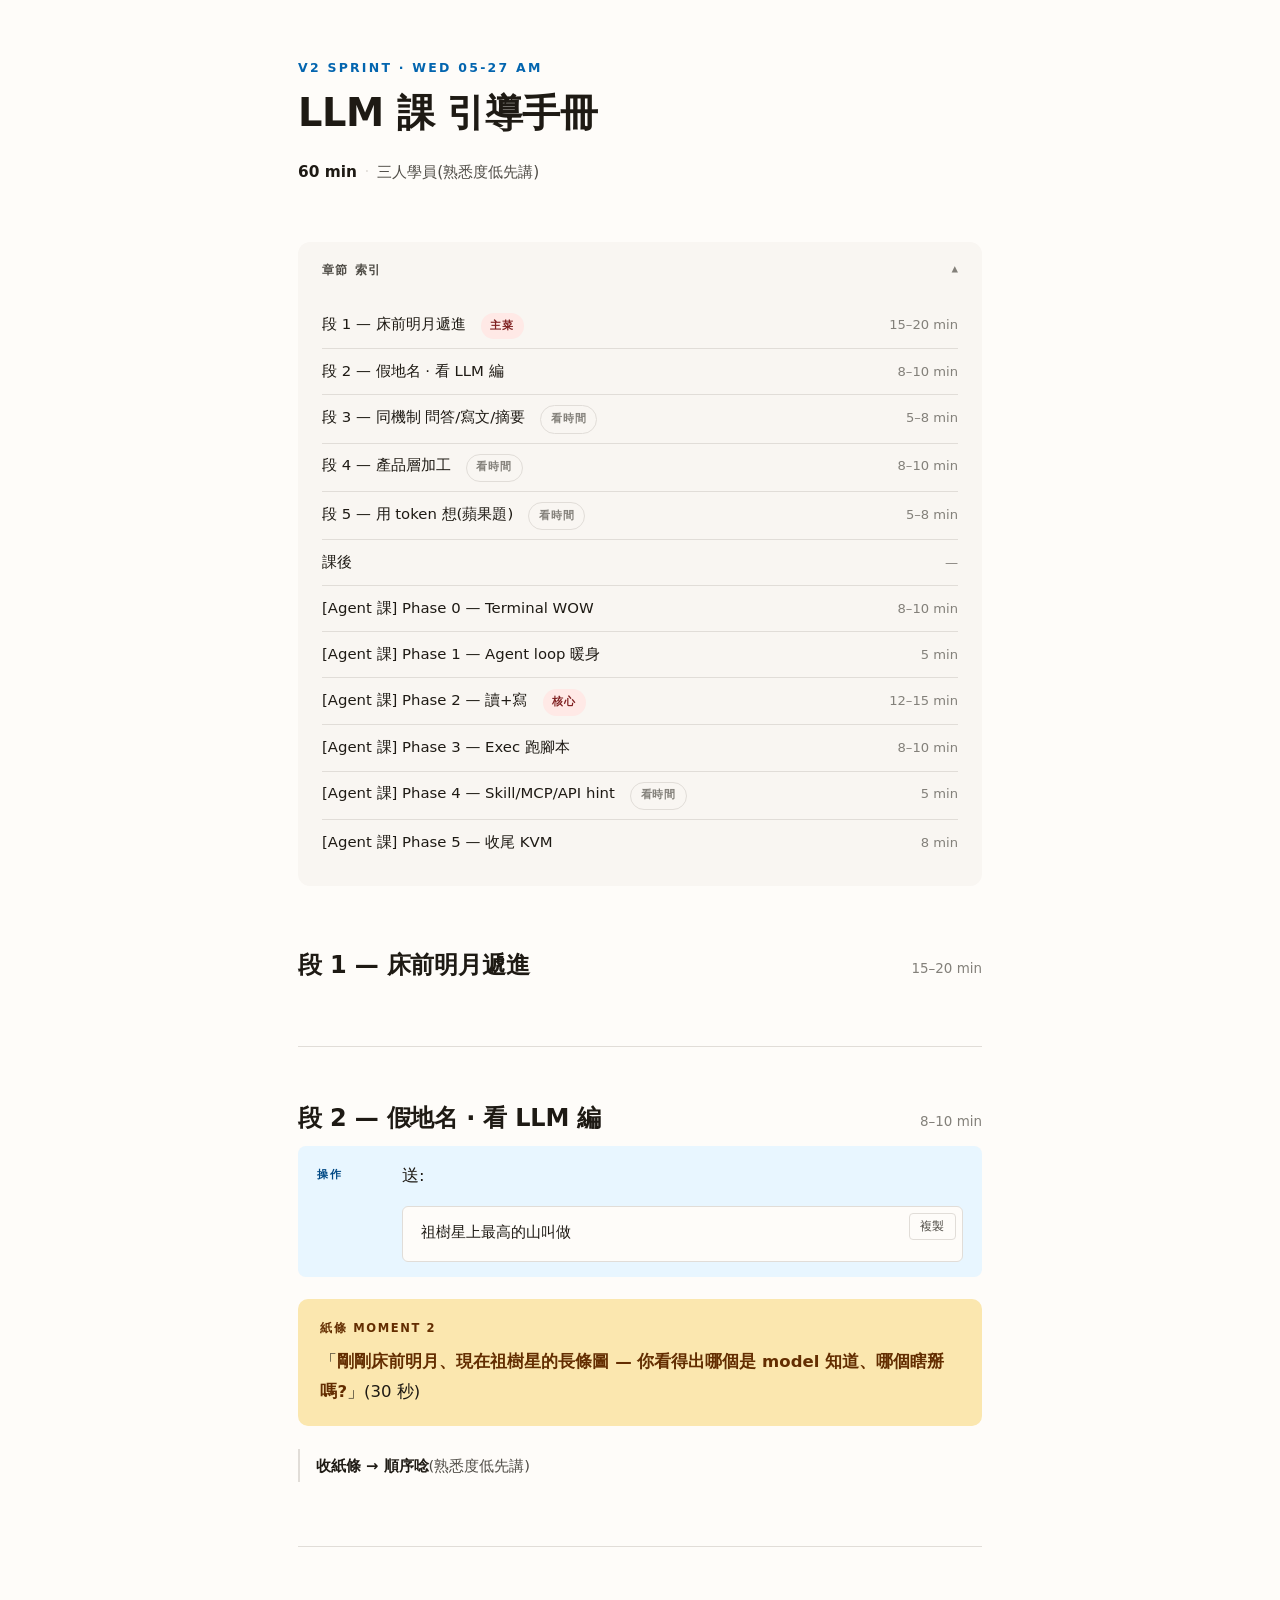
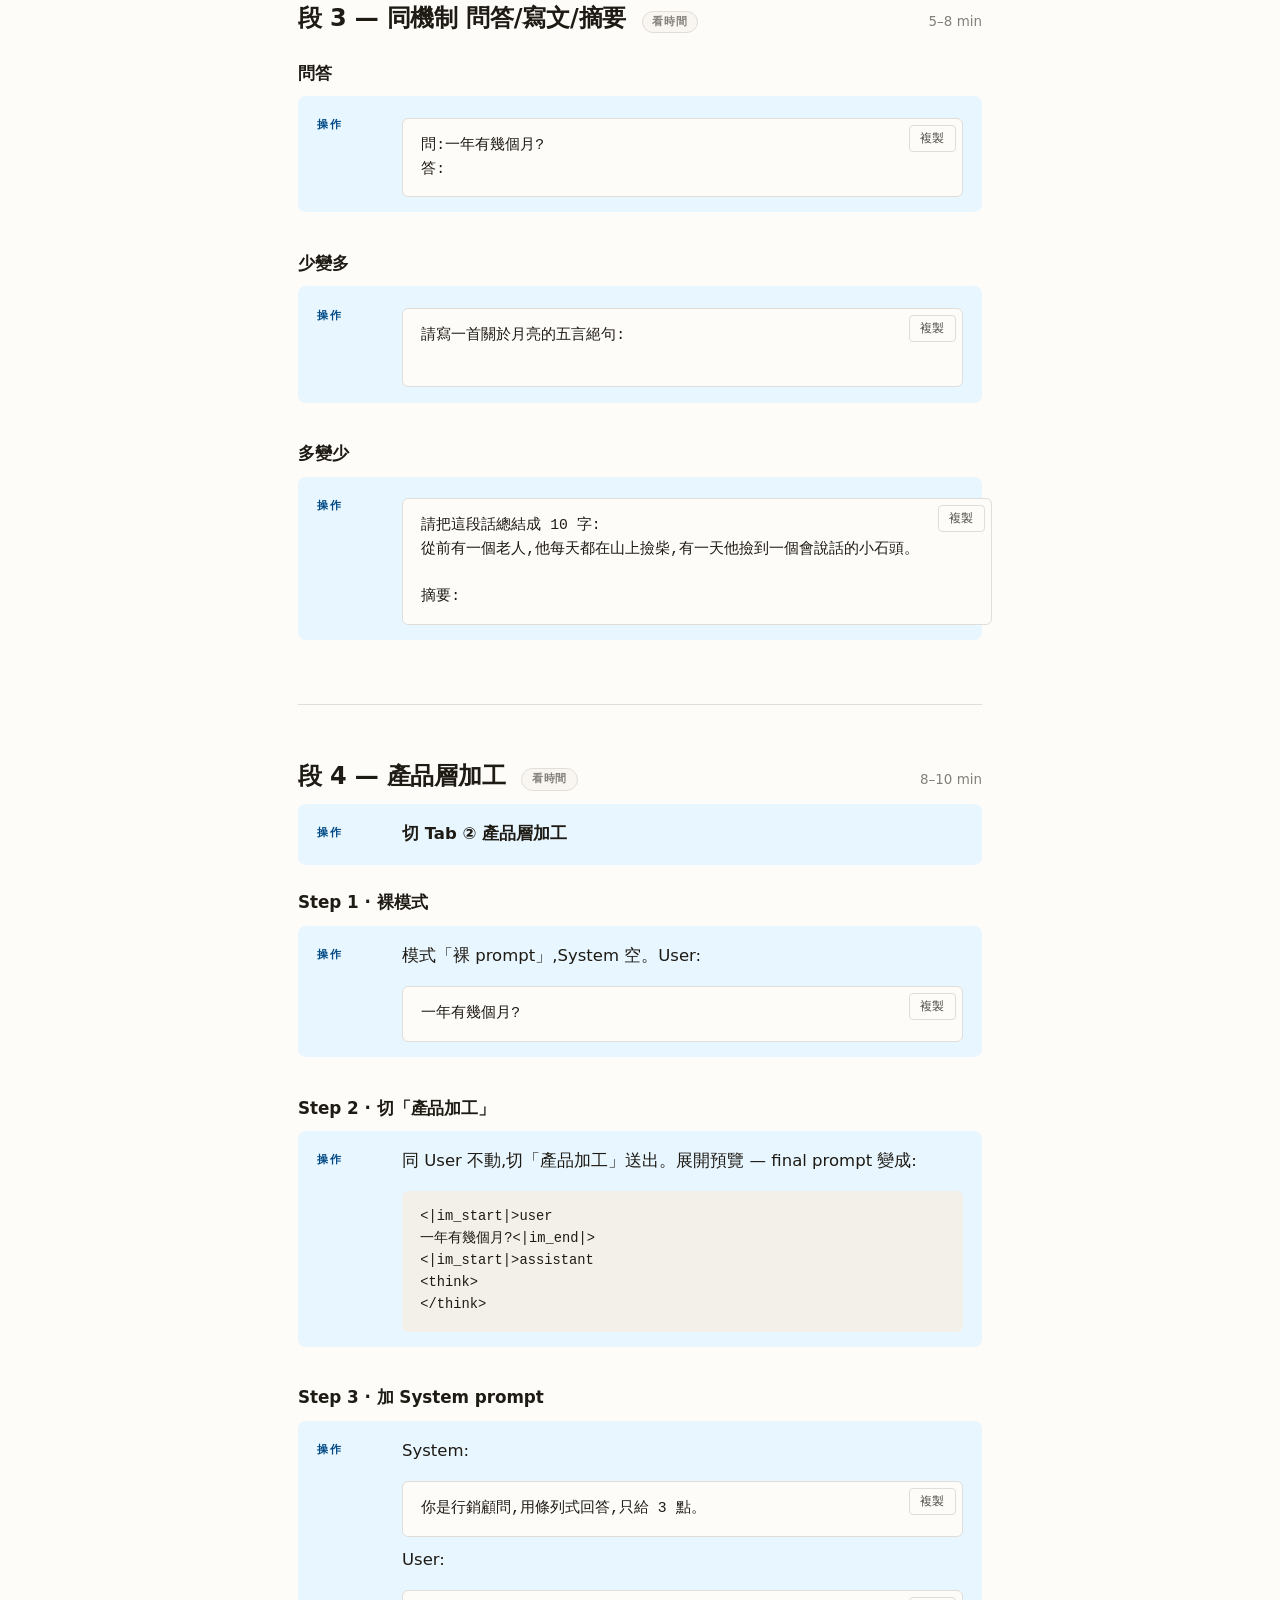
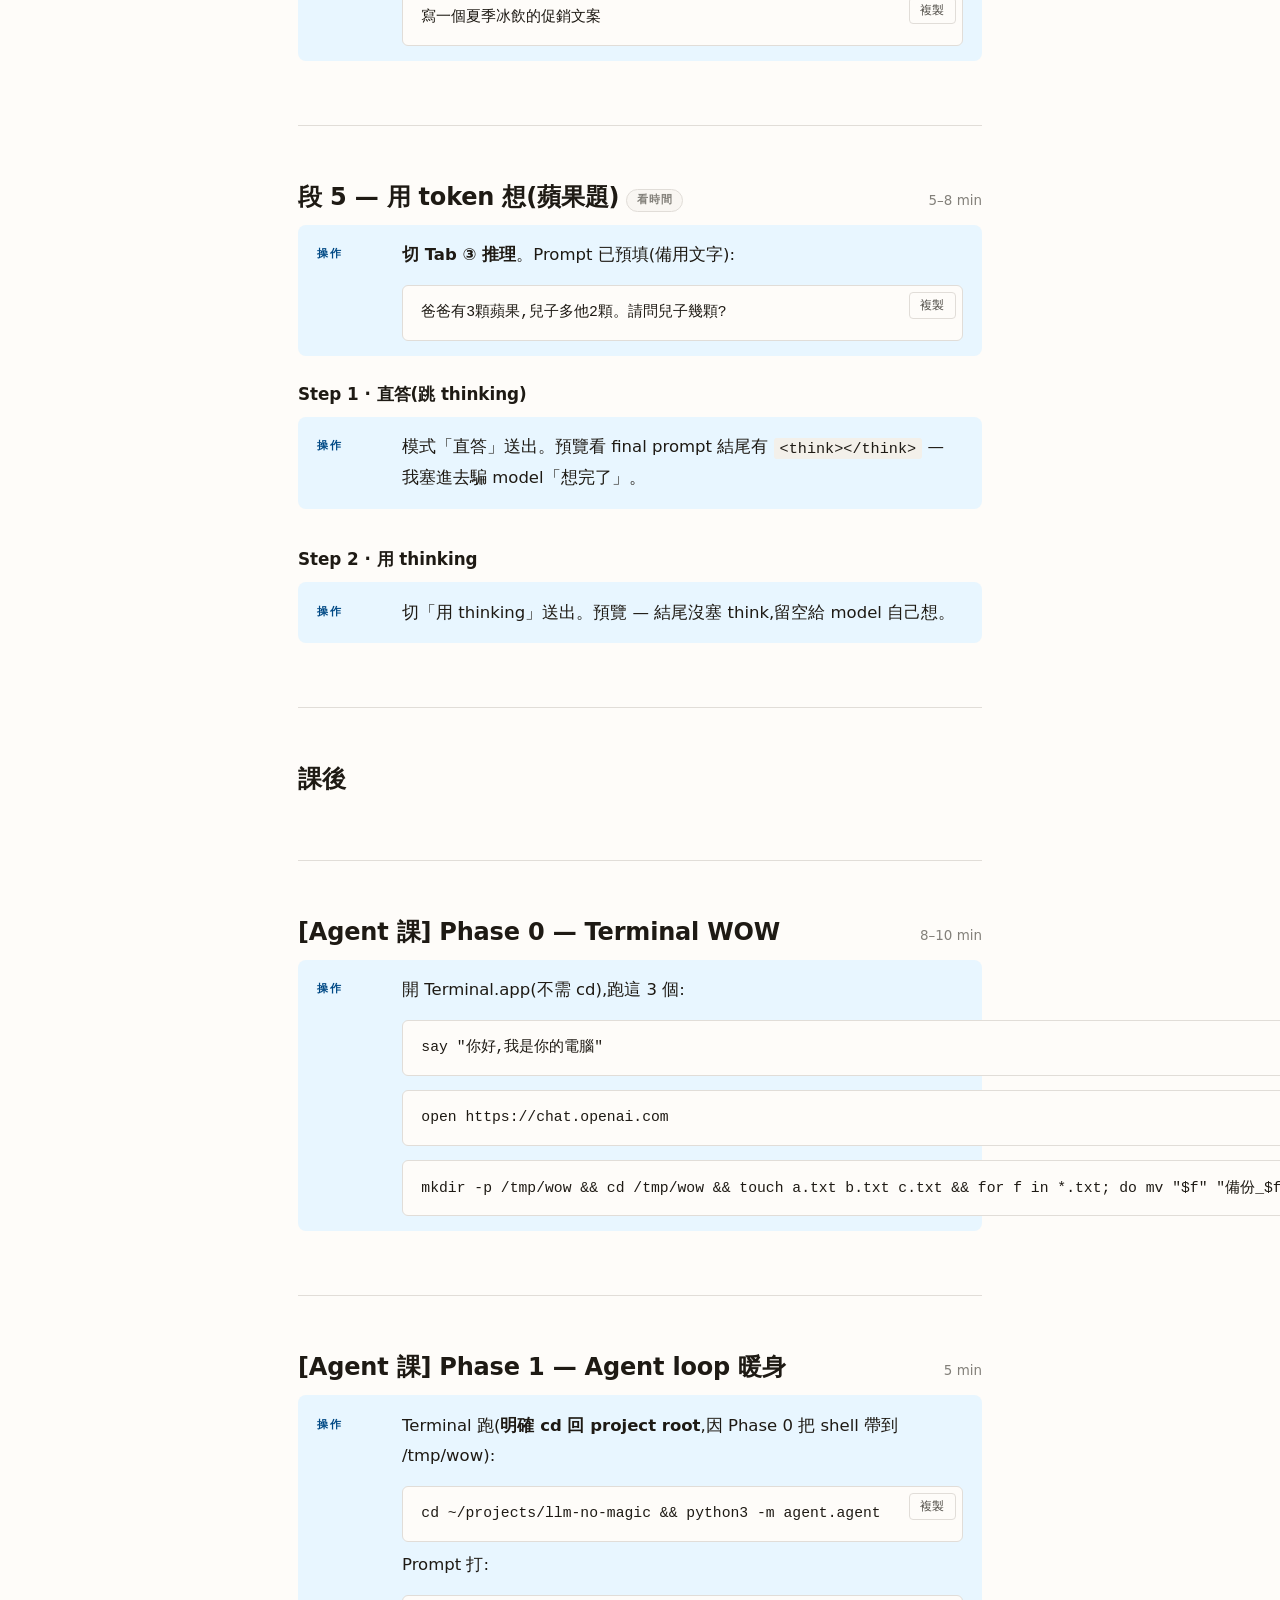
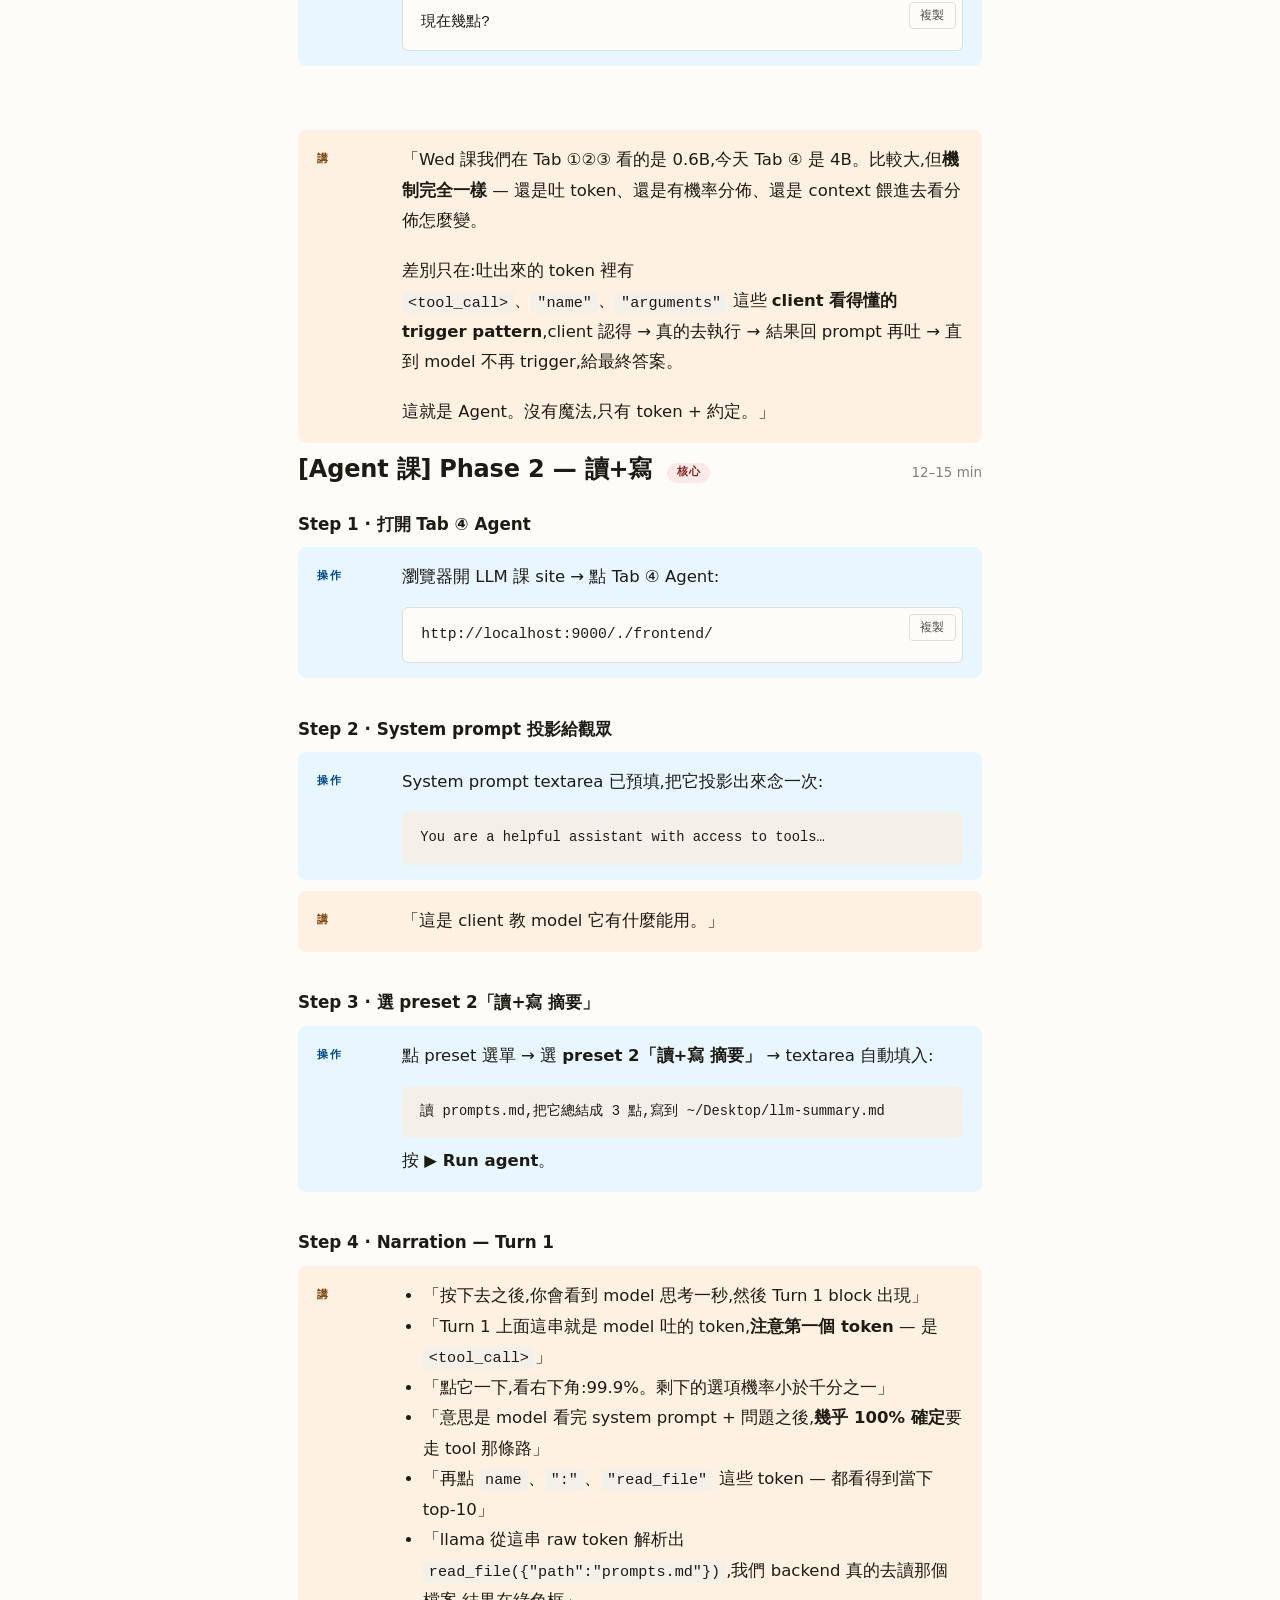
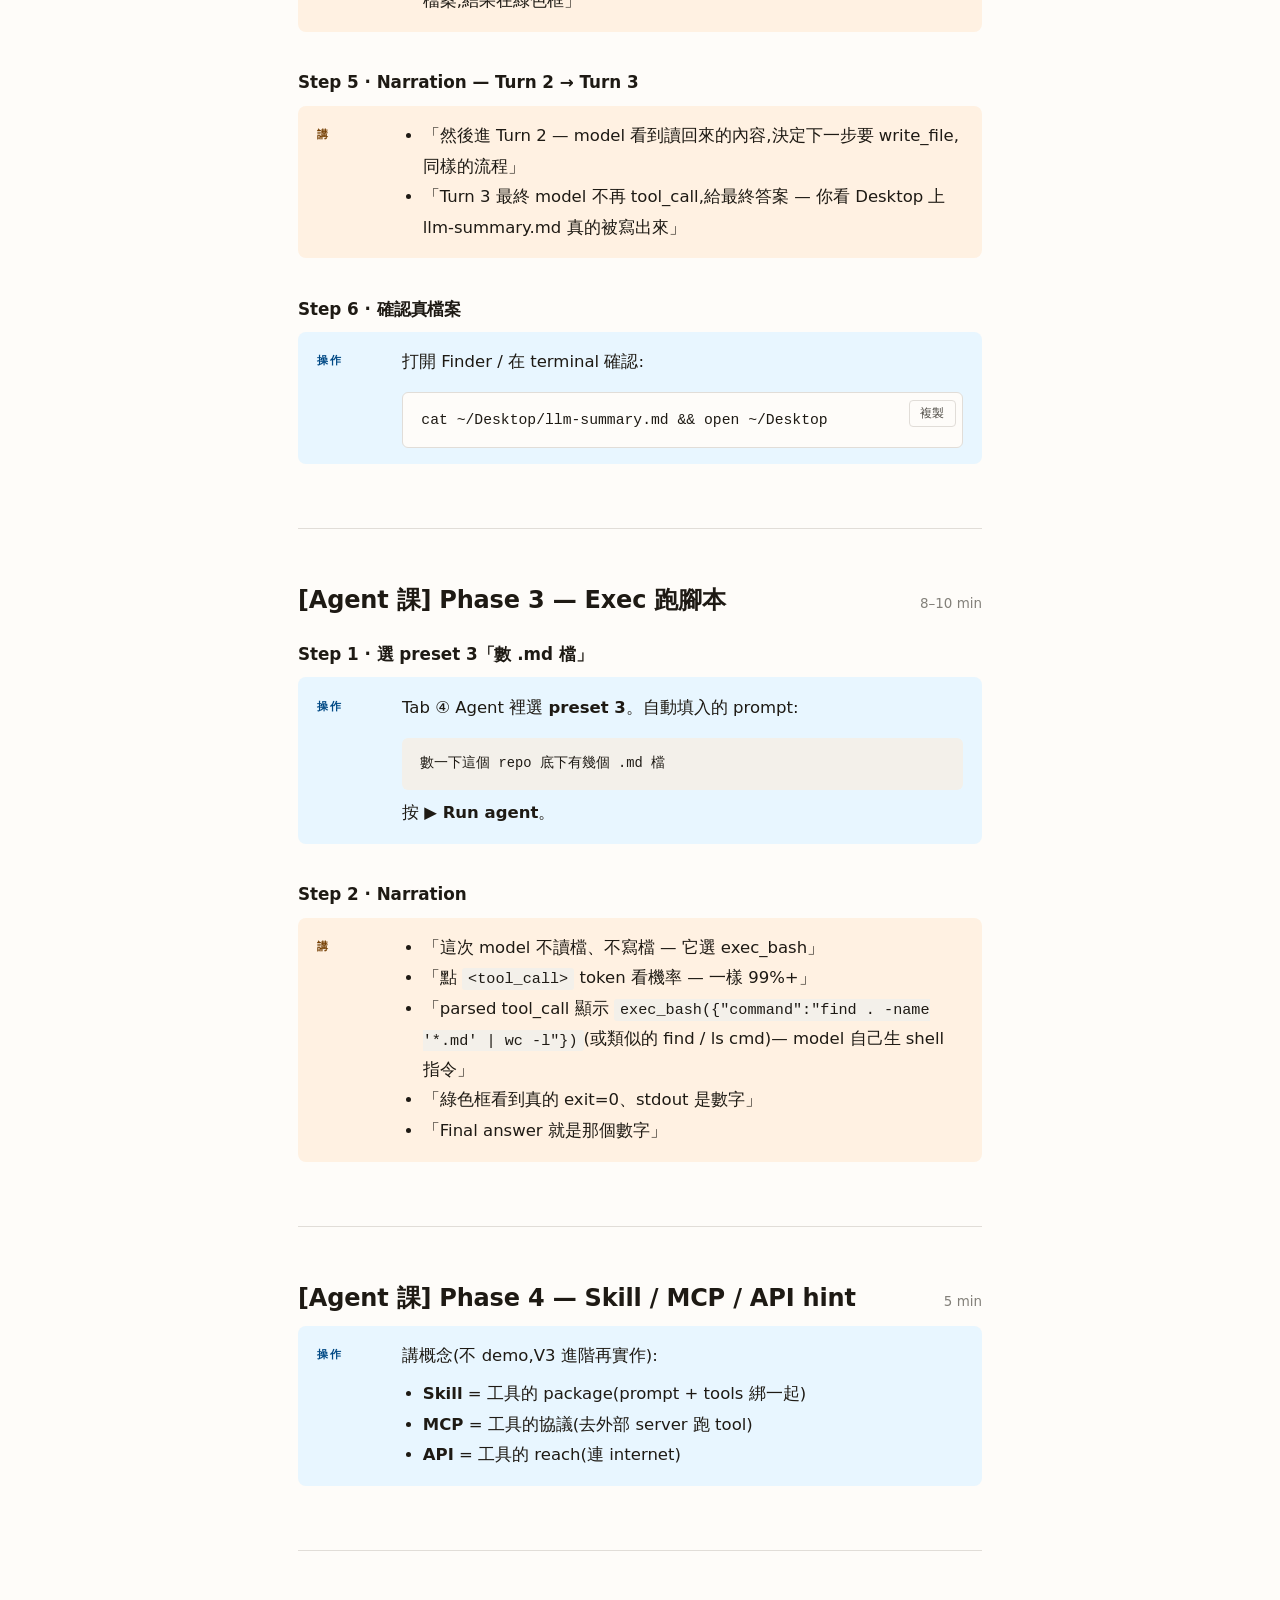
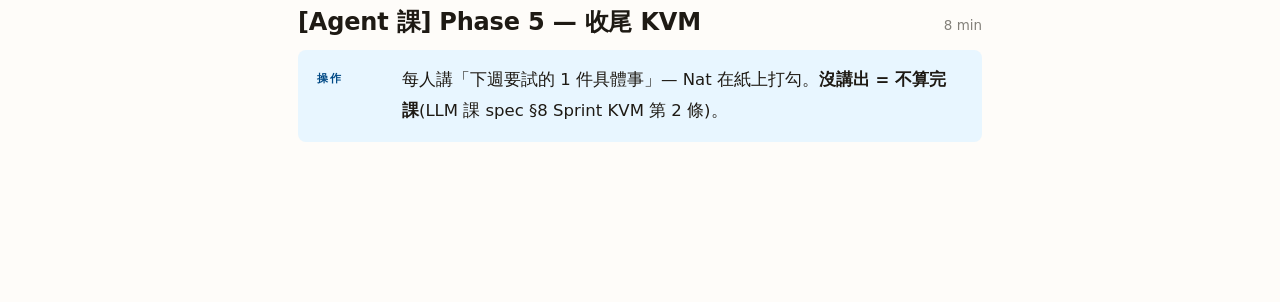
<file: 引導手冊.html>
<!DOCTYPE html>
<html lang="zh-Hant">
<head>
<meta charset="UTF-8">
<title>LLM 課 引導手冊(60 min)</title>
<style>
/* ─────────────────────────────────────────────────────────────────
   LLM 課 引導手冊 — live-read teaching manual
   Register: product (functional). Color strategy: Restrained.
   Palette: warm-tinted neutrals + one steel-blue accent.
   ───────────────────────────────────────────────────────────────── */
:root{
  --bg:          oklch(0.992 0.004 80);
  --surface:     oklch(0.975 0.006 80);
  --code-bg:     oklch(0.955 0.008 80);
  --ink:         oklch(0.22 0.012 80);
  --ink-2:       oklch(0.42 0.010 80);
  --muted:       oklch(0.60 0.010 80);
  --rule:        oklch(0.90 0.008 80);
  --accent:      oklch(0.50 0.14 250);

  /* Role tints — low chroma, hue separates the role */
  --do-bg:       oklch(0.965 0.020 240);
  --do-fg:       oklch(0.40 0.12 250);
  --say-bg:      oklch(0.965 0.025 70);
  --say-fg:      oklch(0.42 0.10 60);
  --expect-bg:   oklch(0.965 0.020 150);
  --expect-fg:   oklch(0.38 0.09 150);
  --paper-bg:    oklch(0.93 0.075 90);
  --paper-fg:    oklch(0.36 0.13 75);
  --warn-bg:     oklch(0.955 0.030 25);
  --warn-fg:     oklch(0.40 0.13 25);
  --note-bg:     oklch(0.965 0.005 80);
  --note-fg:     oklch(0.45 0.010 80);
  --gate-bg:     oklch(0.955 0.040 50);
  --gate-fg:     oklch(0.40 0.13 45);
}

*{ box-sizing: border-box; }
html{ scroll-behavior: smooth; }

body{
  font-family: "Noto Sans TC", "PingFang TC", -apple-system, BlinkMacSystemFont, "Helvetica Neue", system-ui, sans-serif;
  font-feature-settings: "palt" 1, "cv11" 1;
  max-width: 740px;
  margin: 0 auto;
  padding: 3.5rem 1.75rem 6rem;
  background: var(--bg);
  color: var(--ink);
  line-height: 1.85;
  font-size: 16.5px;
  font-weight: 400;
  text-rendering: optimizeLegibility;
  -webkit-font-smoothing: antialiased;
}

/* ── Cover ──────────────────────────────────────────────────────── */
.cover{ margin: 0 0 3.5rem; }
.cover__eyebrow{
  font-size: 0.78rem;
  letter-spacing: 0.18em;
  text-transform: uppercase;
  color: var(--accent);
  font-weight: 600;
  margin: 0 0 0.7rem;
}
.cover__title{
  font-size: 2.4rem;
  line-height: 1.2;
  letter-spacing: -0.012em;
  margin: 0 0 1.4rem;
  font-weight: 700;
  color: var(--ink);
}
.cover__meta{
  margin: 0;
  color: var(--ink-2);
  font-size: 0.96rem;
  line-height: 1.75;
}
.cover__meta strong{ color: var(--ink); font-weight: 600; }
.cover__meta .sep{ margin: 0 0.5em; color: var(--rule); }

/* ── TOC ────────────────────────────────────────────────────────── */
.toc{
  margin: 0 0 4rem;
  background: var(--surface);
  border-radius: 12px;
  overflow: hidden;
}
.toc summary{
  list-style: none;
  cursor: pointer;
  padding: 1rem 1.5rem;
  font-size: 0.78rem;
  font-weight: 700;
  letter-spacing: 0.12em;
  text-transform: uppercase;
  color: var(--ink-2);
  display: flex;
  align-items: center;
  justify-content: space-between;
  user-select: none;
}
.toc summary::-webkit-details-marker{ display: none; }
.toc summary::after{
  content: "▾";
  font-size: 0.8rem;
  transition: transform 0.2s ease-out;
  color: var(--muted);
}
.toc[open] summary::after{ transform: rotate(180deg); }
.toc__list{
  list-style: none;
  margin: 0;
  padding: 0.3rem 1.5rem 1.3rem;
}
.toc__item{
  display: grid;
  grid-template-columns: 1fr auto;
  gap: 1rem;
  align-items: baseline;
  font-size: 0.93rem;
  padding: 0.55rem 0;
  border-top: 1px solid var(--rule);
}
.toc__item:first-child{ border-top: none; }
.toc__item a{
  color: var(--ink);
  text-decoration: none;
  display: inline-flex;
  align-items: baseline;
  flex-wrap: wrap;
  gap: 0.5rem;
}
.toc__item a:hover{ color: var(--accent); }
.toc__time{
  color: var(--muted);
  font-size: 0.82rem;
  font-variant-numeric: tabular-nums;
  white-space: nowrap;
}

/* ── Section structure ──────────────────────────────────────────── */
section{
  margin: 0 0 4rem;
  scroll-margin-top: 1.5rem;
}
section + section{
  border-top: 1px solid var(--rule);
  padding-top: 3.5rem;
}
.sec__head{
  display: flex;
  align-items: baseline;
  justify-content: space-between;
  gap: 1rem;
  margin: 0 0 0.5rem;
  flex-wrap: wrap;
}
.sec__title{
  font-size: 1.5rem;
  margin: 0;
  line-height: 1.3;
  letter-spacing: -0.008em;
  font-weight: 700;
  color: var(--ink);
}
.sec__budget{
  color: var(--muted);
  font-size: 0.84rem;
  font-variant-numeric: tabular-nums;
  font-weight: 500;
  white-space: nowrap;
}
.lead{
  margin: 0.5rem 0 1.8rem;
  font-size: 1rem;
  color: var(--ink-2);
  line-height: 1.75;
  max-width: 60ch;
}

/* ── Sub-headings ───────────────────────────────────────────────── */
h3{
  font-size: 1.05rem;
  margin: 2.4rem 0 0.7rem;
  line-height: 1.45;
  font-weight: 600;
  color: var(--ink);
  letter-spacing: -0.003em;
}
h3:first-of-type{ margin-top: 1.6rem; }

/* ── Tags ───────────────────────────────────────────────────────── */
.tag{
  display: inline-block;
  font-size: 0.7rem;
  font-weight: 600;
  letter-spacing: 0.08em;
  padding: 0.18rem 0.6rem;
  border-radius: 999px;
  margin-left: 0.45rem;
  vertical-align: 0.15em;
  text-transform: uppercase;
}
.tag--must{
  background: var(--warn-bg);
  color: var(--warn-fg);
}
.tag--opt{
  background: var(--surface);
  color: var(--muted);
  border: 1px solid var(--rule);
}

/* ── Blocks (label-as-column grid) ─────────────────────────────── */
.block{
  display: grid;
  grid-template-columns: 4.2rem 1fr;
  gap: 0.5rem 1.1rem;
  padding: 0.95rem 1.2rem;
  border-radius: 8px;
  margin: 0.7rem 0;
}
.block::before{
  grid-column: 1;
  grid-row: 1;
  font-size: 0.7rem;
  font-weight: 700;
  letter-spacing: 0.12em;
  text-transform: uppercase;
  padding-top: 0.35em;
  align-self: start;
  white-space: nowrap;
}
/* 強制所有 children 在 col 2 — 避免 multi-child grid auto-placement
   把第 2、3 個子元素排到 col 1(narrow label column)*/
.block > *{ grid-column: 2; }
.block p{ margin: 0; }
.block p + p{ margin-top: 0.7rem; }
.block ul,
.block ol{ margin: 0; padding-left: 1.3rem; }
.block pre{ margin: 0.4rem 0 0; }

.do{ background: var(--do-bg); }
.do::before{ content: "操作"; color: var(--do-fg); }

.say{ background: var(--say-bg); }
.say::before{ content: "講"; color: var(--say-fg); }

.ask{ background: var(--say-bg); }
.ask::before{ content: "問"; color: var(--say-fg); }

.expect{ background: var(--expect-bg); }
.expect::before{ content: "預期"; color: var(--expect-fg); }

.warn{ background: var(--warn-bg); }
.warn::before{ content: "不要說"; color: var(--warn-fg); }

.note{ background: var(--note-bg); }
.note::before{ content: "備註"; color: var(--note-fg); }

/* Paper moment — high attention */
.paper{
  background: var(--paper-bg);
  padding: 1.15rem 1.4rem;
  border-radius: 10px;
  margin: 1.4rem 0;
  display: block;  /* override grid */
}
.paper__label{
  display: block;
  font-size: 0.72rem;
  font-weight: 800;
  letter-spacing: 0.14em;
  text-transform: uppercase;
  color: var(--paper-fg);
  margin: 0 0 0.5rem;
}
.paper__body{ margin: 0; }
.paper__body strong{ color: var(--paper-fg); }

/* Cut rule gate */
.gate{
  background: var(--gate-bg);
  padding: 1.15rem 1.4rem;
  border-radius: 10px;
  margin: 1.6rem 0 1rem;
}
.gate__label{
  display: block;
  font-size: 0.72rem;
  font-weight: 800;
  letter-spacing: 0.14em;
  text-transform: uppercase;
  color: var(--gate-fg);
  margin: 0 0 0.5rem;
}
.gate p{ margin: 0; }

/* Ideal answers list */
.ideal{
  margin: 1.2rem 0;
  padding: 1.15rem 1.4rem;
  background: var(--expect-bg);
  border-radius: 10px;
}
.ideal__label{
  display: block;
  font-size: 0.72rem;
  font-weight: 800;
  letter-spacing: 0.14em;
  text-transform: uppercase;
  color: var(--expect-fg);
  margin: 0 0 0.6rem;
}
.ideal ul{
  margin: 0;
  padding-left: 1.3rem;
  list-style: none;
}
.ideal li{
  position: relative;
  padding: 0.18rem 0;
}
.ideal li::before{
  content: "→";
  position: absolute;
  left: -1.3rem;
  color: var(--expect-fg);
  font-weight: 600;
}

/* ── Sequence callout ──────────────────────────────────────────── */
.sequence{
  display: block;
  font-size: 0.92rem;
  color: var(--ink-2);
  margin: 0.8rem 0;
  padding: 0.2rem 0 0.2rem 1rem;
  border-left: 2px solid var(--rule);
}
.sequence strong{ color: var(--ink); font-weight: 600; }

/* ── Copyable prompt(pre + 複製 button)──────────────────────────── */
.copyable{
  position: relative;
  margin: 0.4rem 0 0;
}
.copyable pre{
  margin: 0;
  padding-right: 4.5rem;
  font-size: 0.92rem;
  background: var(--bg);
  border: 1px solid var(--rule);
}
.copy-btn{
  position: absolute;
  top: 0.45rem;
  right: 0.45rem;
  background: var(--bg);
  border: 1px solid var(--rule);
  color: var(--ink-2);
  padding: 0.25rem 0.65rem;
  border-radius: 4px;
  font-size: 0.78rem;
  cursor: pointer;
  font-family: inherit;
  transition: all 0.12s;
}
.copy-btn:hover{
  background: var(--accent);
  color: white;
  border-color: var(--accent);
}
.copy-btn.copied{
  background: var(--expect-bg);
  color: var(--expect-fg);
  border-color: var(--expect-fg);
}

/* ── Code ──────────────────────────────────────────────────────── */
code{
  font-family: ui-monospace, "SF Mono", Menlo, monospace;
  font-size: 0.92em;
  background: var(--code-bg);
  padding: 0.12em 0.4em;
  border-radius: 3px;
  color: var(--ink);
  word-break: break-word;
}
pre{
  background: var(--code-bg);
  padding: 0.95rem 1.15rem;
  border-radius: 6px;
  overflow-x: auto;
  font-size: 0.86rem;
  line-height: 1.6;
  margin: 0.7rem 0;
  font-family: ui-monospace, "SF Mono", Menlo, monospace;
}
pre code{ background: none; padding: 0; font-size: inherit; }

/* ── Checklist ─────────────────────────────────────────────────── */
.checklist{ list-style: none; padding: 0; margin: 0.5rem 0 0; }
.checklist li{
  padding: 0.4rem 0 0.4rem 1.9rem;
  position: relative;
  line-height: 1.7;
}
.checklist li + li{ border-top: 1px dashed var(--rule); }
.checklist li::before{
  content: "";
  position: absolute;
  left: 0; top: 0.78em;
  width: 16px; height: 16px;
  border: 1.5px solid var(--ink-2);
  border-radius: 4px;
  background: var(--bg);
}

/* ── Tables ─────────────────────────────────────────────────────── */
table{
  border-collapse: separate;
  border-spacing: 0;
  width: 100%;
  margin: 1rem 0;
  font-size: 0.93rem;
  background: var(--surface);
  border-radius: 8px;
  overflow: hidden;
  border: 1px solid var(--rule);
}
th, td{
  padding: 0.7rem 0.95rem;
  text-align: left;
  border-bottom: 1px solid var(--rule);
  vertical-align: top;
}
th{
  background: var(--code-bg);
  font-size: 0.74rem;
  letter-spacing: 0.1em;
  text-transform: uppercase;
  font-weight: 700;
  color: var(--muted);
}
tr:last-child td{ border-bottom: none; }
td code{ font-size: 0.88em; }

/* ── Appendix ──────────────────────────────────────────────────── */
.appendix-divider{
  border: none;
  border-top: 1px solid var(--rule);
  margin: 5rem 0 3.5rem;
}
.appendix > h2{
  font-size: 0.85rem;
  letter-spacing: 0.18em;
  text-transform: uppercase;
  color: var(--muted);
  font-weight: 700;
  margin: 0 0 2rem;
}
.appendix h3{
  font-size: 0.95rem;
  margin-top: 2.5rem;
  color: var(--ink-2);
  letter-spacing: -0.003em;
}
.appendix h3:first-of-type{ margin-top: 0.5rem; }
.appendix ol,
.appendix > ul{ padding-left: 1.4rem; }
.appendix > ul li,
.appendix ol li{ margin: 0.3rem 0; }

/* ── Print ──────────────────────────────────────────────────────── */
@media print{
  body{
    max-width: none;
    padding: 1.8cm 1.6cm;
    font-size: 10.5pt;
    line-height: 1.55;
    background: white;
  }
  .cover{ margin-bottom: 1cm; }
  .cover__title{ font-size: 20pt; }
  .cover__eyebrow{ font-size: 8pt; }
  .toc{ border: 1px solid #888; background: none; margin-bottom: 1cm; }
  .toc summary{ font-size: 8pt; padding: 0.4cm 0.5cm; }
  .toc summary::after{ display: none; }
  details > *{ display: block !important; }
  details[open] .toc__list{ display: block; }
  section{ page-break-inside: auto; margin-bottom: 1cm; }
  section + section{ border-top-color: #888; padding-top: 1cm; }
  .sec__title{ font-size: 13pt; }
  h3{ font-size: 11pt; margin-top: 0.5cm; }
  .block, .paper, .gate, .ideal{
    background: white !important;
    border: 1px solid #555;
    padding: 0.3cm 0.45cm;
    margin: 0.3cm 0;
  }
  .block::before,
  .paper__label,
  .gate__label,
  .ideal__label{
    color: #000 !important;
  }
  pre, code{ background: #f3f3f3 !important; color: #000; }
  th{ background: #e8e8e8 !important; color: #000; }
}
</style>
</head>
<body>

<header class="cover">
  <p class="cover__eyebrow">V2 Sprint · Wed 05-27 AM</p>
  <h1 class="cover__title">LLM 課 引導手冊</h1>
  <p class="cover__meta">
    <strong>60 min</strong><span class="sep">·</span>三人學員(熟悉度低先講)
  </p>
</header>

<details class="toc" open>
<summary>章節 索引</summary>
<ol class="toc__list">
  <li class="toc__item"><a href="#seg-1">段 1 — 床前明月遞進 <span class="tag tag--must">主菜</span></a><span class="toc__time">15–20 min</span></li>
  <li class="toc__item"><a href="#seg-2">段 2 — 假地名 · 看 LLM 編</a><span class="toc__time">8–10 min</span></li>
  <li class="toc__item"><a href="#seg-3">段 3 — 同機制 問答/寫文/摘要 <span class="tag tag--opt">看時間</span></a><span class="toc__time">5–8 min</span></li>
  <li class="toc__item"><a href="#seg-4">段 4 — 產品層加工 <span class="tag tag--opt">看時間</span></a><span class="toc__time">8–10 min</span></li>
  <li class="toc__item"><a href="#seg-5">段 5 — 用 token 想(蘋果題)<span class="tag tag--opt">看時間</span></a><span class="toc__time">5–8 min</span></li>
  <li class="toc__item"><a href="#after">課後</a><span class="toc__time">—</span></li>

  <li class="toc__item"><a href="#agent-phase-0">[Agent 課] Phase 0 — Terminal WOW</a><span class="toc__time">8–10 min</span></li>
  <li class="toc__item"><a href="#agent-phase-1">[Agent 課] Phase 1 — Agent loop 暖身</a><span class="toc__time">5 min</span></li>
  <li class="toc__item"><a href="#agent-phase-2">[Agent 課] Phase 2 — 讀+寫 <span class="tag tag--must">核心</span></a><span class="toc__time">12–15 min</span></li>
  <li class="toc__item"><a href="#agent-phase-3">[Agent 課] Phase 3 — Exec 跑腳本</a><span class="toc__time">8–10 min</span></li>
  <li class="toc__item"><a href="#agent-phase-4">[Agent 課] Phase 4 — Skill/MCP/API hint <span class="tag tag--opt">看時間</span></a><span class="toc__time">5 min</span></li>
  <li class="toc__item"><a href="#agent-phase-5">[Agent 課] Phase 5 — 收尾 KVM</a><span class="toc__time">8 min</span></li>
</ol>
</details>

<section id="seg-1">
<div class="sec__head">
  <h2 class="sec__title">段 1 — 床前明月遞進</h2>
  <span class="sec__budget">15–20 min</span>
</div>
</section>

<section id="seg-2">
<div class="sec__head">
  <h2 class="sec__title">段 2 — 假地名 · 看 LLM 編</h2>
  <span class="sec__budget">8–10 min</span>
</div>

<div class="block do">
<p>送:</p>
<div class="copyable">
<pre>祖樹星上最高的山叫做</pre>
<button class="copy-btn" type="button">複製</button>
</div>
</div>

<div class="paper">
<span class="paper__label">紙條 moment 2</span>
<p class="paper__body">「<strong>剛剛床前明月、現在祖樹星的長條圖 — 你看得出哪個是 model 知道、哪個瞎掰嗎?</strong>」(30 秒)</p>
</div>

<p class="sequence"><strong>收紙條 → 順序唸</strong>(熟悉度低先講)</p>
</section>

<section id="seg-3">
<div class="sec__head">
  <h2 class="sec__title">段 3 — 同機制 問答/寫文/摘要 <span class="tag tag--opt">看時間</span></h2>
  <span class="sec__budget">5–8 min</span>
</div>

<h3>問答</h3>
<div class="block do">
<div class="copyable">
<pre>問:一年有幾個月?
答:</pre>
<button class="copy-btn" type="button">複製</button>
</div>
</div>

<h3>少變多</h3>
<div class="block do">
<div class="copyable">
<pre>請寫一首關於月亮的五言絕句:

</pre>
<button class="copy-btn" type="button">複製</button>
</div>
</div>

<h3>多變少</h3>
<div class="block do">
<div class="copyable">
<pre>請把這段話總結成 10 字:
從前有一個老人,他每天都在山上撿柴,有一天他撿到一個會說話的小石頭。

摘要:</pre>
<button class="copy-btn" type="button">複製</button>
</div>
</div>
</section>

<section id="seg-4">
<div class="sec__head">
  <h2 class="sec__title">段 4 — 產品層加工 <span class="tag tag--opt">看時間</span></h2>
  <span class="sec__budget">8–10 min</span>
</div>

<div class="block do"><p><strong>切 Tab ② 產品層加工</strong></p></div>

<h3>Step 1 · 裸模式</h3>
<div class="block do">
<p>模式「裸 prompt」,System 空。User:</p>
<div class="copyable">
<pre>一年有幾個月?</pre>
<button class="copy-btn" type="button">複製</button>
</div>
</div>

<h3>Step 2 · 切「產品加工」</h3>
<div class="block do">
<p>同 User 不動,切「產品加工」送出。展開預覽 — final prompt 變成:</p>
<pre>&lt;|im_start|&gt;user
一年有幾個月?&lt;|im_end|&gt;
&lt;|im_start|&gt;assistant
&lt;think&gt;
&lt;/think&gt;
</pre>
</div>

<h3>Step 3 · 加 System prompt</h3>
<div class="block do">
<p>System:</p>
<div class="copyable">
<pre>你是行銷顧問,用條列式回答,只給 3 點。</pre>
<button class="copy-btn" type="button">複製</button>
</div>
<p>User:</p>
<div class="copyable">
<pre>寫一個夏季冰飲的促銷文案</pre>
<button class="copy-btn" type="button">複製</button>
</div>
</div>
</section>

<section id="seg-5">
<div class="sec__head">
  <h2 class="sec__title">段 5 — 用 token 想(蘋果題)<span class="tag tag--opt">看時間</span></h2>
  <span class="sec__budget">5–8 min</span>
</div>

<div class="block do">
<p><strong>切 Tab ③ 推理</strong>。Prompt 已預填(備用文字):</p>
<div class="copyable">
<pre>爸爸有3顆蘋果,兒子多他2顆。請問兒子幾顆?</pre>
<button class="copy-btn" type="button">複製</button>
</div>
</div>

<h3>Step 1 · 直答(跳 thinking)</h3>
<div class="block do"><p>模式「直答」送出。預覽看 final prompt 結尾有 <code>&lt;think&gt;&lt;/think&gt;</code> — 我塞進去騙 model「想完了」。</p></div>

<h3>Step 2 · 用 thinking</h3>
<div class="block do"><p>切「用 thinking」送出。預覽 — 結尾沒塞 think,留空給 model 自己想。</p></div>
</section>

<section id="after">
<div class="sec__head">
  <h2 class="sec__title">課後</h2>
</div>
</section>

<section id="agent-phase-0">
<div class="sec__head">
  <h2 class="sec__title">[Agent 課] Phase 0 — Terminal WOW</h2>
  <span class="sec__budget">8–10 min</span>
</div>

<div class="block do">
<p>開 Terminal.app(不需 cd),跑這 3 個:</p>
<div class="copyable">
<pre>say "你好,我是你的電腦"</pre>
<button class="copy-btn" type="button">複製</button>
</div>
<div class="copyable">
<pre>open https://chat.openai.com</pre>
<button class="copy-btn" type="button">複製</button>
</div>
<div class="copyable">
<pre>mkdir -p /tmp/wow && cd /tmp/wow && touch a.txt b.txt c.txt && for f in *.txt; do mv "$f" "備份_$f"; done && ls 備份_*.txt</pre>
<button class="copy-btn" type="button">複製</button>
</div>
</div>

</section>

<section id="agent-phase-1">
<div class="sec__head">
  <h2 class="sec__title">[Agent 課] Phase 1 — Agent loop 暖身</h2>
  <span class="sec__budget">5 min</span>
</div>

<div class="block do">
<p>Terminal 跑(<strong>明確 cd 回 project root</strong>,因 Phase 0 把 shell 帶到 /tmp/wow):</p>
<div class="copyable">
<pre>cd ~/projects/llm-no-magic && python3 -m agent.agent</pre>
<button class="copy-btn" type="button">複製</button>
</div>
<p>Prompt 打:</p>
<div class="copyable">
<pre>現在幾點?</pre>
<button class="copy-btn" type="button">複製</button>
</div>
</div>

</section>

<div class="block say">
<p>「Wed 課我們在 Tab ①②③ 看的是 0.6B,今天 Tab ④ 是 4B。比較大,但<strong>機制完全一樣</strong> — 還是吐 token、還是有機率分佈、還是 context 餵進去看分佈怎麼變。</p>
<p>差別只在:吐出來的 token 裡有 <code>&lt;tool_call&gt;</code>、<code>"name"</code>、<code>"arguments"</code> 這些 <strong>client 看得懂的 trigger pattern</strong>,client 認得 → 真的去執行 → 結果回 prompt 再吐 → 直到 model 不再 trigger,給最終答案。</p>
<p>這就是 Agent。沒有魔法,只有 token + 約定。」</p>
</div>

<section id="agent-phase-2">
<div class="sec__head">
  <h2 class="sec__title">[Agent 課] Phase 2 — 讀+寫 <span class="tag tag--must">核心</span></h2>
  <span class="sec__budget">12–15 min</span>
</div>

<h3>Step 1 · 打開 Tab ④ Agent</h3>
<div class="block do">
<p>瀏覽器開 LLM 課 site → 點 Tab ④ Agent:</p>
<div class="copyable">
<pre>http://localhost:9000/./frontend/</pre>
<button class="copy-btn" type="button">複製</button>
</div>
</div>

<h3>Step 2 · System prompt 投影給觀眾</h3>
<div class="block do">
<p>System prompt textarea 已預填,把它投影出來念一次:</p>
<pre>You are a helpful assistant with access to tools…</pre>
</div>
<div class="block say">
<p>「這是 client 教 model 它有什麼能用。」</p>
</div>

<h3>Step 3 · 選 preset 2「讀+寫 摘要」</h3>
<div class="block do">
<p>點 preset 選單 → 選 <strong>preset 2「讀+寫 摘要」</strong> → textarea 自動填入:</p>
<pre>讀 prompts.md,把它總結成 3 點,寫到 ~/Desktop/llm-summary.md</pre>
<p>按 <strong>▶ Run agent</strong>。</p>
</div>

<h3>Step 4 · Narration — Turn 1</h3>
<div class="block say">
<ul>
<li>「按下去之後,你會看到 model 思考一秒,然後 Turn 1 block 出現」</li>
<li>「Turn 1 上面這串就是 model 吐的 token,<strong>注意第一個 token</strong> — 是 <code>&lt;tool_call&gt;</code>」</li>
<li>「點它一下,看右下角:99.9%。剩下的選項機率小於千分之一」</li>
<li>「意思是 model 看完 system prompt + 問題之後,<strong>幾乎 100% 確定</strong>要走 tool 那條路」</li>
<li>「再點 <code>name</code>、<code>":"</code>、<code>"read_file"</code> 這些 token — 都看得到當下 top-10」</li>
<li>「llama 從這串 raw token 解析出 <code>read_file({"path":"prompts.md"})</code>,我們 backend 真的去讀那個檔案,結果在綠色框」</li>
</ul>
</div>

<h3>Step 5 · Narration — Turn 2 → Turn 3</h3>
<div class="block say">
<ul>
<li>「然後進 Turn 2 — model 看到讀回來的內容,決定下一步要 write_file,同樣的流程」</li>
<li>「Turn 3 最終 model 不再 tool_call,給最終答案 — 你看 Desktop 上 llm-summary.md 真的被寫出來」</li>
</ul>
</div>

<h3>Step 6 · 確認真檔案</h3>
<div class="block do">
<p>打開 Finder / 在 terminal 確認:</p>
<div class="copyable">
<pre>cat ~/Desktop/llm-summary.md && open ~/Desktop</pre>
<button class="copy-btn" type="button">複製</button>
</div>
</div>

</section>

<section id="agent-phase-3">
<div class="sec__head">
  <h2 class="sec__title">[Agent 課] Phase 3 — Exec 跑腳本</h2>
  <span class="sec__budget">8–10 min</span>
</div>

<h3>Step 1 · 選 preset 3「數 .md 檔」</h3>
<div class="block do">
<p>Tab ④ Agent 裡選 <strong>preset 3</strong>。自動填入的 prompt:</p>
<pre>數一下這個 repo 底下有幾個 .md 檔</pre>
<p>按 <strong>▶ Run agent</strong>。</p>
</div>

<h3>Step 2 · Narration</h3>
<div class="block say">
<ul>
<li>「這次 model 不讀檔、不寫檔 — 它選 exec_bash」</li>
<li>「點 <code>&lt;tool_call&gt;</code> token 看機率 — 一樣 99%+」</li>
<li>「parsed tool_call 顯示 <code>exec_bash({"command":"find . -name '*.md' | wc -l"})</code>(或類似的 find / ls cmd)— model 自己生 shell 指令」</li>
<li>「綠色框看到真的 exit=0、stdout 是數字」</li>
<li>「Final answer 就是那個數字」</li>
</ul>
</div>

</section>

<section id="agent-phase-4">
<div class="sec__head">
  <h2 class="sec__title">[Agent 課] Phase 4 — Skill / MCP / API hint</h2>
  <span class="sec__budget">5 min</span>
</div>

<div class="block do">
<p>講概念(不 demo,V3 進階再實作):</p>
<ul>
<li><strong>Skill</strong> = 工具的 package(prompt + tools 綁一起)</li>
<li><strong>MCP</strong> = 工具的協議(去外部 server 跑 tool)</li>
<li><strong>API</strong> = 工具的 reach(連 internet)</li>
</ul>
</div>

</section>

<section id="agent-phase-5">
<div class="sec__head">
  <h2 class="sec__title">[Agent 課] Phase 5 — 收尾 KVM</h2>
  <span class="sec__budget">8 min</span>
</div>

<div class="block do">
<p>每人講「下週要試的 1 件具體事」— Nat 在紙上打勾。<strong>沒講出 = 不算完課</strong>(LLM 課 spec §8 Sprint KVM 第 2 條)。</p>
</div>

</section>

<script>
document.querySelectorAll('.copy-btn').forEach((btn) => {
  btn.addEventListener('click', () => {
    const pre = btn.parentElement.querySelector('pre');
    if (!pre) return;
    navigator.clipboard.writeText(pre.textContent).then(() => {
      const orig = btn.textContent;
      btn.classList.add('copied');
      btn.textContent = '✓ 已複製';
      setTimeout(() => {
        btn.classList.remove('copied');
        btn.textContent = orig;
      }, 1500);
    }).catch((err) => {
      console.error('clipboard failed', err);
      btn.textContent = '✗ 失敗';
    });
  });
});
</script>

</body>
</html>
</file>
